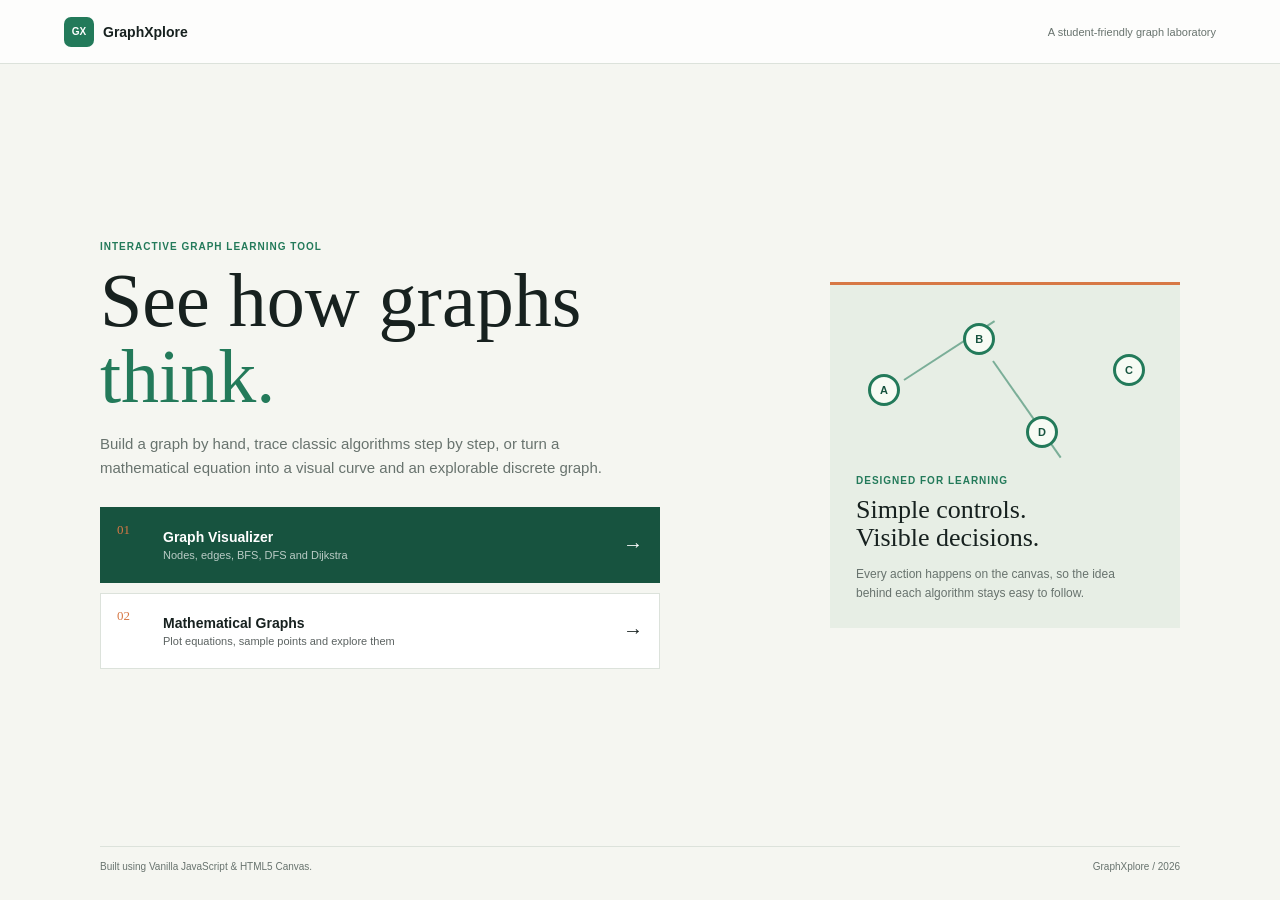
<file: index.html>
<!DOCTYPE html>
<html lang="en">
<head>
    <meta charset="UTF-8">
    <meta name="viewport" content="width=device-width, initial-scale=1.0">
    <meta name="description" content="GraphXplore is a clear, interactive graph and mathematics explorer.">
    <title>GraphXplore</title>
    <link rel="stylesheet" href="./style.css">
</head>
<body class="home-page">
    <header class="topbar home-topbar">
        <a class="brand" href="./index.html"><span class="brand-mark">GX</span><span>GraphXplore</span></a>
        <span class="topbar-note">A student-friendly graph laboratory</span>
    </header>
    <main class="home-main">
        <section class="intro-copy">
            <p class="eyebrow">Interactive Graph Learning Tool</p>
            <h1>See how graphs <em>think.</em></h1>
            <p class="intro-text">Build a graph by hand, trace classic algorithms step by step, or turn a mathematical equation into a visual curve and an explorable discrete graph.</p>
            <div class="home-actions"><a class="home-card primary-card" href="./visualizer.html?mode=algorithm"><span class="card-number">01</span><span><strong>Graph Visualizer</strong><small>Nodes, edges, BFS, DFS and Dijkstra</small></span><span class="card-arrow">→</span></a><a class="home-card secondary-card" href="./visualizer.html?mode=math"><span class="card-number">02</span><span><strong>Mathematical Graphs</strong><small>Plot equations, sample points and explore them</small></span><span class="card-arrow">→</span></a></div>
        </section>
        <aside class="home-note"><div class="mini-graph" aria-hidden="true"><span class="line line-a"></span><span class="line line-b"></span><span class="mini-node node-a">A</span><span class="mini-node node-b">B</span><span class="mini-node node-c">C</span><span class="mini-node node-d">D</span></div><p class="eyebrow">Designed for learning</p><h2>Simple controls.<br>Visible decisions.</h2><p>Every action happens on the canvas, so the idea behind each algorithm stays easy to follow.</p></aside>
    </main>
    <footer class="home-footer"><span>Built using Vanilla JavaScript & HTML5 Canvas.</span><span>GraphXplore / 2026</span></footer>
</body>
</html>
</file>
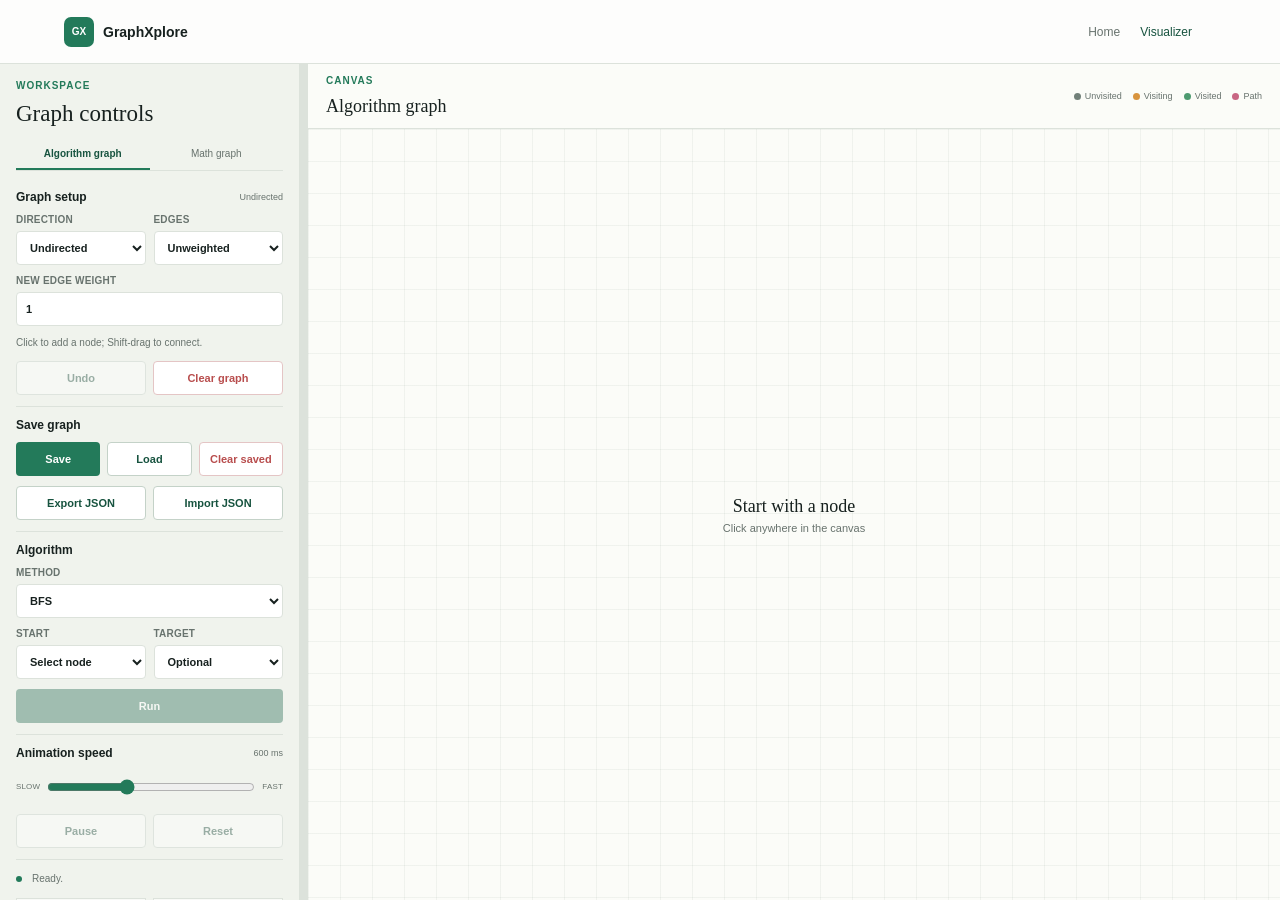
<file: visualizer.html>
<!DOCTYPE html>
<html lang="en">
<head>
    <meta charset="UTF-8">
    <meta name="viewport" content="width=device-width, initial-scale=1.0">
    <meta name="description" content="Build graphs and explore algorithms with GraphXplore.">
    <title>GraphXplore | Visualizer</title>
    <link rel="stylesheet" href="./style.css">
</head>
<body class="workspace-page">
    <div id="storageToast" class="storage-toast hidden" role="status" aria-live="polite" aria-atomic="true"></div>
    <header class="topbar">
        <a class="brand" href="./index.html"><span class="brand-mark">GX</span><span>GraphXplore</span></a>
        <nav class="topnav" aria-label="Primary navigation"><a href="./index.html">Home</a><a class="active" href="./visualizer.html">Visualizer</a></nav>
        <!-- <span class="topbar-note">Vanilla JS + Canvas</span> -->
    </header>
    <main class="workspace">
        <aside id="controlPanel" class="control-panel">
            <div class="workspace-heading"><div><p class="eyebrow">Workspace</p><h1>Graph controls</h1></div></div>
            <div class="mode-tabs" role="tablist" aria-label="Graph mode"><button id="algorithmMode" class="mode-tab active" role="tab">Algorithm graph</button><button id="mathMode" class="mode-tab" role="tab">Math graph</button></div>
            <section id="algorithmControls" class="control-section">
                <div class="section-title"><h2>Graph setup</h2><span id="graphModeLabel">Undirected</span></div>
                <div class="control-grid two"><label>Direction<select id="graphType"><option value="undirected">Undirected</option><option value="directed">Directed</option></select></label><label>Edges<select id="weightedGraph"><option value="no">Unweighted</option><option value="yes">Weighted</option></select></label></div>
                <label class="compact-label">New edge weight<input id="edgeWeight" type="number" min="1" value="1"></label>
                <p class="hint">Click to add a node; Shift-drag to connect.</p>
                <div class="button-row"><button id="undoAction" class="btn btn-quiet" disabled>Undo</button><button id="clearGraph" class="btn btn-danger">Clear graph</button></div>
            </section>

            <section id="storageSection" class="control-section">
                <div class="section-title"><h2>Save graph</h2></div>
                <div class="button-row storage-actions">
                    <button id="saveGraph" class="btn btn-primary">Save</button>
                    <button id="loadGraph" class="btn btn-quiet">Load</button>
                    <button id="clearSavedGraph" class="btn btn-danger">Clear saved</button>
                </div>
                <div class="button-row storage-actions">
                    <button id="exportGraphJson" class="btn btn-quiet">Export JSON</button>
                    <button id="importGraphJson" class="btn btn-quiet">Import JSON</button>
                    <input id="importGraphFile" class="file-input-hidden" type="file" accept=".json,application/json" aria-label="Choose graph JSON file">
                </div>
            </section>

            <section id="edgeEditor" class="control-section hidden"><div class="section-title"><h2>Selected edge</h2><button id="deleteSelection" class="icon-button" title="Delete selection" aria-label="Delete selection">×</button></div><p id="selectedEdgeLabel" class="selection-label">Select an edge on the canvas.</p><label class="compact-label">Custom weight<input id="selectedEdgeWeight" type="number" min="1" step="1"></label><button id="saveEdgeWeight" class="btn btn-primary">Save weight</button></section>
            <section id="algorithmSection" class="control-section"><div class="section-title"><h2>Algorithm</h2></div><label class="compact-label">Method<select id="algorithm"><option value="bfs">BFS</option><option value="dfs">DFS</option><option value="dijkstra">Dijkstra shortest path</option></select></label><div class="control-grid two"><label>Start<select id="startNode"><option value="">Select node</option></select></label><label id="targetGroup">Target<select id="targetNode"><option value="">Optional</option></select></label></div><button id="runAlgorithm" class="btn btn-primary">Run</button></section>
            <section id="animationSection" class="control-section"><div class="section-title"><h2>Animation speed</h2><span id="speedValue">600 ms</span></div><label class="range-label"><span>Slow</span><input id="speedSlider" type="range" min="100" max="1500" step="50" value="600"><span>Fast</span></label><div class="button-row"><button id="pauseResume" class="btn btn-quiet" disabled>Pause</button><button id="resetVisualization" class="btn btn-quiet" disabled>Reset</button></div></section>
            <section id="mathControls" class="control-section hidden"><div class="section-title"><h2>Equation</h2></div><div class="equation-input-row"><span>Y =</span><input id="equationInput" type="text" value="x^2" placeholder="sin(x)" aria-label="Equation expression"></div><div class="control-grid two range-row"><label>X min<input id="xMinInput" type="number" value="-5" step="any"></label><label>X max<input id="xMaxInput" type="number" value="5" step="any"></label></div><div class="control-grid two range-row"><label>Y min<input id="yMinInput" type="number" placeholder="Auto" step="any"></label><label>Y max<input id="yMaxInput" type="number" placeholder="Auto" step="any"></label></div><label class="compact-label">Sample step<input id="stepInput" type="number" value="0.25" min="0.01" step="any"></label><div class="button-row"><button id="generateMathGraph" class="btn btn-primary">Plot</button><button id="createAlgorithmGraph" class="btn btn-quiet">Use as graph</button></div></section>
            <section class="status-section"><div class="status-line"><span class="status-dot"></span><span id="statusMessage">Ready.</span></div><div id="statistics" class="statistics"><div><span>Nodes</span><strong id="nodeCount">0</strong></div><div><span>Edges</span><strong id="edgeCount">0</strong></div></div></section>
        </aside>
        <div id="sidebarResizer" class="sidebar-resizer" role="separator" aria-orientation="vertical" aria-label="Resize sidebar" aria-valuemin="250" aria-valuemax="480" aria-valuenow="300" tabindex="0"></div>
        <section class="canvas-area"><div class="canvas-header"><div><p class="eyebrow">Canvas</p><h2 id="canvasTitle">Algorithm graph</h2></div><div class="legend"><span><i class="legend-dot unvisited"></i>Unvisited</span><span><i class="legend-dot visiting"></i>Visiting</span><span><i class="legend-dot visited"></i>Visited</span><span><i class="legend-dot path"></i>Path</span></div></div><div class="canvas-container"><canvas id="graphCanvas"></canvas><div id="emptyMessage" class="empty-message"><strong>Start with a node</strong><span>Click anywhere in the canvas</span></div></div></section>
    </main>
    <script type="module" src="./js/main.js"></script>
</body>
</html>
</file>
<file: style.css>
:root {
    --ink: #17211f;
    --muted: #68736e;
    --paper: #f5f6f1;
    --white: #ffffff;
    --line: #dce2db;
    --green: #237a5a;
    --green-dark: #17533f;
    --orange: #d77845;
    --red: #b84d4d;
    --canvas: #fbfcf8;
}

* { box-sizing: border-box; }
html, body { min-height: 100%; margin: 0; }
body { color: var(--ink); background: var(--paper); font-family: "Trebuchet MS", "Segoe UI", sans-serif; }
a { color: inherit; text-decoration: none; }
button, input, select { font: inherit; }
button, a { -webkit-tap-highlight-color: transparent; }

.topbar { height: 64px; display: flex; align-items: center; justify-content: space-between; padding: 0 clamp(16px, 5vw, 72px); border-bottom: 1px solid var(--line); background: rgba(255, 255, 255, .8); }
.brand { display: inline-flex; align-items: center; gap: 9px; font-size: 14px; font-weight: 700; }
.brand-mark { display: grid; place-items: center; width: 30px; height: 30px; border-radius: 7px; color: var(--white); background: var(--green); font-size: 10px; }
.topbar-note { color: var(--muted); font-size: 11px; }
.topnav { display: flex; gap: 20px; margin-left: auto; margin-right: 24px; color: var(--muted); font-size: 12px; }
.topnav a:hover, .topnav a.active, .text-link { color: var(--green-dark); }

.home-main { width: min(1080px, calc(100% - 32px)); min-height: calc(100vh - 118px); margin: auto; display: grid; grid-template-columns: minmax(0, 1.3fr) minmax(260px, .7fr); align-items: center; gap: clamp(32px, 7vw, 80px); }
.eyebrow { margin: 0 0 10px; color: var(--green); font-size: 10px; font-weight: 700; letter-spacing: .1em; text-transform: uppercase; }
.intro-copy h1 { max-width: 600px; margin: 0 0 18px; font-family: Georgia, serif; font-size: clamp(46px, 7vw, 76px); font-weight: 400; line-height: 1; }
.intro-copy h1 em { color: var(--green); font-style: normal; }
.intro-text { max-width: 510px; margin: 0 0 28px; color: var(--muted); font-size: 15px; line-height: 1.55; }
.home-actions { display: grid; gap: 10px; max-width: 560px; }
.home-card { display: grid; grid-template-columns: 34px 1fr 24px; align-items: center; gap: 12px; min-height: 76px; padding: 14px 16px; border: 1px solid var(--line); transition: transform .16s ease, box-shadow .16s ease; }
.home-card:hover { transform: translateX(4px); box-shadow: 0 10px 24px rgba(27, 47, 39, .08); }
.primary-card { color: var(--white); background: var(--green-dark); border-color: var(--green-dark); }
.secondary-card { background: var(--white); }
.card-number { align-self: start; color: var(--orange); font-family: Georgia, serif; font-size: 13px; }
.home-card strong, .home-card small { display: block; }
.home-card strong { margin-bottom: 4px; font-size: 14px; }
.home-card small { opacity: .7; font-size: 11px; }
.card-arrow { font-size: 20px; text-align: right; }
.home-note { padding: 26px; background: #e7eee5; border-top: 3px solid var(--orange); }
.home-note h2 { margin: 0 0 12px; font-family: Georgia, serif; font-size: 26px; font-weight: 400; line-height: 1.1; }
.home-note p:last-child { margin: 0; color: var(--muted); font-size: 12px; line-height: 1.55; }
.mini-graph { position: relative; height: 140px; margin-bottom: 24px; }
.mini-node { position: absolute; z-index: 1; display: grid; place-items: center; width: 32px; height: 32px; border: 3px solid var(--green); border-radius: 50%; color: var(--green-dark); background: #f7fbf4; font-size: 11px; font-weight: 700; }
.node-a { left: 4%; top: 45%; } .node-b { left: 36%; top: 9%; } .node-c { right: 3%; top: 31%; } .node-d { left: 57%; bottom: 2%; }
.line { position: absolute; height: 2px; transform-origin: left center; background: var(--green); opacity: .55; }
.line-a { width: 108px; left: 16%; top: 49%; transform: rotate(-33deg); } .line-b { width: 118px; left: 46%; top: 35%; transform: rotate(55deg); }
.home-footer { display: flex; justify-content: space-between; width: min(1080px, calc(100% - 32px)); margin: auto; padding: 14px 0; border-top: 1px solid var(--line); color: var(--muted); font-size: 10px; }

.workspace-page { height: 100vh; overflow: hidden; }
.workspace { --sidebar-width: 300px; height: calc(100vh - 64px); display: grid; grid-template-columns: minmax(250px, var(--sidebar-width)) 8px minmax(0, 1fr); }
.control-panel { overflow-y: auto; padding: 16px; background: #f0f3ed; border-right: 1px solid var(--line); }
.sidebar-resizer { position: relative; z-index: 1; cursor: col-resize; touch-action: none; background: var(--line); }
.sidebar-resizer::after { position: absolute; top: 0; bottom: 0; left: 3px; width: 2px; background: transparent; content: ""; }
.sidebar-resizer:hover::after, .sidebar-resizer:focus-visible::after, .workspace.resizing-sidebar .sidebar-resizer::after { background: var(--green); }
.sidebar-resizer:focus-visible { outline: 2px solid var(--green); outline-offset: -2px; }
.workspace.resizing-sidebar { cursor: col-resize; user-select: none; }
.workspace-heading, .section-title, .canvas-header, .status-line { display: flex; align-items: center; justify-content: space-between; gap: 10px; }
.workspace-heading { margin-bottom: 12px; }
.workspace-heading h1 { margin: 0; font-family: Georgia, serif; font-size: 23px; font-weight: 400; }
.text-link { font-size: 11px; }
.mode-tabs { display: grid; grid-template-columns: 1fr 1fr; margin-bottom: 8px; border-bottom: 1px solid var(--line); }
.mode-tab { padding: 9px 3px; border: 0; border-bottom: 2px solid transparent; color: var(--muted); background: transparent; cursor: pointer; font-size: 10px; }
.mode-tab.active { border-bottom-color: var(--green); color: var(--green-dark); font-weight: 700; }
.control-section { display: flex; flex-direction: column; gap: 10px; padding: 11px 0; border-bottom: 1px solid var(--line); }
.section-title { margin-bottom: 0; }
.section-title h2 { margin: 0; font-size: 12px; }
.section-title > span { color: var(--muted); font-size: 9px; }
.pill { padding: 3px 6px; border: 1px solid var(--line); border-radius: 99px; }
.control-grid { display: grid; gap: 10px 8px; }
.control-grid.two { grid-template-columns: 1fr 1fr; }
label { display: block; color: var(--muted); font-size: 10px; font-weight: 700; letter-spacing: .02em; text-transform: uppercase; }
select, input { width: 100%; min-height: 34px; margin-top: 5px; padding: 7px 9px; border: 1px solid var(--line); border-radius: 4px; outline: 0; color: var(--ink); background: var(--white); font-size: 11px; text-transform: none; }
label > select, label > input { display: block; margin-top: 6px; }
select:focus, input:focus { border-color: var(--green); box-shadow: 0 0 0 2px rgba(35, 122, 90, .12); }
.mode-tab:focus-visible, .btn:focus-visible, .icon-button:focus-visible, .text-link:focus-visible { outline: 2px solid var(--green); outline-offset: 2px; }
.compact-label { margin-bottom: 0; }
.hint, .selection-label { margin: 0; color: var(--muted); font-size: 10px; line-height: 1.45; }
.selection-label { margin-top: -3px; }
.button-row { display: flex; gap: 7px; }
.btn { min-height: 34px; padding: 7px 10px; border: 1px solid transparent; border-radius: 4px; cursor: pointer; font-size: 11px; font-weight: 700; }
.btn:disabled { opacity: .42; cursor: not-allowed; filter: grayscale(.25); }
.btn-primary { width: 100%; color: var(--white); background: var(--green); }
.btn-primary:hover { background: var(--green-dark); }
.btn-quiet { flex: 1; color: var(--green-dark); border-color: #c4d2c8; background: var(--white); }
.btn-quiet:hover:not(:disabled) { background: #f7faf7; border-color: var(--green); }
.btn-danger { flex: 1; color: var(--red); border-color: #e4c5c5; background: var(--white); }
.btn-danger:hover:not(:disabled) { background: #fcf7f7; border-color: var(--red); }
.storage-actions .btn { flex: 1; padding-inline: 6px; }
.file-input-hidden { display: none; }
#algorithmSection #runAlgorithm { margin-top: 0; }
.equation-input-row { display: flex; align-items: center; gap: 9px; margin-bottom: 0; }
.equation-input-row span { flex: 0 0 auto; color: var(--muted); font-size: 10px; font-weight: 700; }
.equation-input-row input { min-width: 0; margin: 0; }
.range-row + .range-row { margin-top: 0; }
.control-panel.math-mode #storageSection,
.control-panel.math-mode #edgeEditor,
.control-panel.math-mode #animationSection,
.control-panel.math-mode .statistics { display: none; }
.workspace-page.math-mode .legend { display: none; }
.storage-toast { position: fixed; z-index: 10; top: 76px; right: 20px; max-width: min(360px, calc(100vw - 32px)); padding: 12px 16px; border: 1px solid #b9d1c2; color: var(--green-dark); background: var(--white); box-shadow: 0 3px 12px rgba(23, 33, 31, .12); font-size: 12px; line-height: 1.4; }
.storage-toast.error { border-color: #e4c5c5; color: var(--red); }
.icon-button { border: 0; color: var(--red); background: transparent; cursor: pointer; font-size: 19px; line-height: 1; }
.range-label { display: flex; align-items: center; gap: 7px; margin-bottom: 0; color: var(--muted); font-size: 8px; font-weight: 400; }
.range-label input { margin: 0; accent-color: var(--green); }
.status-section { padding-top: 12px; }
.status-line { justify-content: flex-start; color: var(--muted); font-size: 10px; line-height: 1.4; }
.status-dot { width: 6px; height: 6px; flex: 0 0 6px; border-radius: 50%; background: var(--green); }
.statistics { display: grid; grid-template-columns: 1fr 1fr; gap: 7px; margin-top: 12px; }
.statistics div { padding: 7px 8px; border: 1px solid var(--line); background: rgba(255, 255, 255, .6); }
.statistics span, .statistics strong { display: block; }
.statistics span { margin-bottom: 3px; color: var(--muted); font-size: 9px; }
.statistics strong { font-size: 18px; font-weight: 400; }

.canvas-area { min-width: 0; display: flex; flex-direction: column; background: var(--canvas); }
.canvas-header { min-height: 62px; padding: 11px 18px; border-bottom: 1px solid var(--line); }
.canvas-header h2 { margin: 0; font-family: Georgia, serif; font-size: 18px; font-weight: 400; }
.legend { display: flex; flex-wrap: wrap; gap: 11px; color: var(--muted); font-size: 9px; }
.legend span { display: flex; align-items: center; gap: 4px; }
.legend-dot { width: 7px; height: 7px; border-radius: 50%; }
.unvisited { background: #718079; } .visiting { background: #d8943e; } .visited { background: #4d9a70; } .path { background: #c86683; }
.canvas-container { position: relative; flex: 1; min-height: 0; background-color: var(--canvas); background-image: linear-gradient(rgba(64, 92, 75, .06) 1px, transparent 1px), linear-gradient(90deg, rgba(64, 92, 75, .06) 1px, transparent 1px); background-size: 32px 32px; }
.canvas-container canvas { display: block; width: 100%; height: 100%; cursor: crosshair; }
.empty-message { position: absolute; top: 50%; left: 50%; display: grid; gap: 5px; transform: translate(-50%, -50%); pointer-events: none; color: var(--muted); text-align: center; }
.empty-message strong { color: var(--ink); font-family: Georgia, serif; font-size: 18px; font-weight: 400; }
.empty-message span { font-size: 11px; }
.hidden { display: none !important; }

@media (max-width: 820px) {
    .home-main { grid-template-columns: 1fr; padding: 45px 0 24px; }
    .home-note { max-width: 540px; }
    .workspace-page { height: auto; overflow: auto; }
    .workspace { height: auto; grid-template-columns: 1fr; }
    .control-panel { border-right: 0; border-bottom: 1px solid var(--line); }
    .sidebar-resizer { display: none; }
    .canvas-area { height: 68vh; min-height: 420px; }
    .topbar-note { display: none; }
}

@media (max-width: 520px) {
    .topnav { gap: 12px; margin-right: 0; }
    .home-main, .home-footer { width: calc(100% - 24px); }
    .intro-copy h1 { font-size: 50px; }
    .home-footer span:last-child { display: none; }
    .control-panel { padding: 16px 14px; }
    .storage-toast { top: 72px; right: 12px; }
    .canvas-header { align-items: flex-start; flex-direction: column; padding: 13px 14px; }
    .legend { gap: 8px; }
    .canvas-area { height: 62vh; min-height: 360px; }
}
</file>
